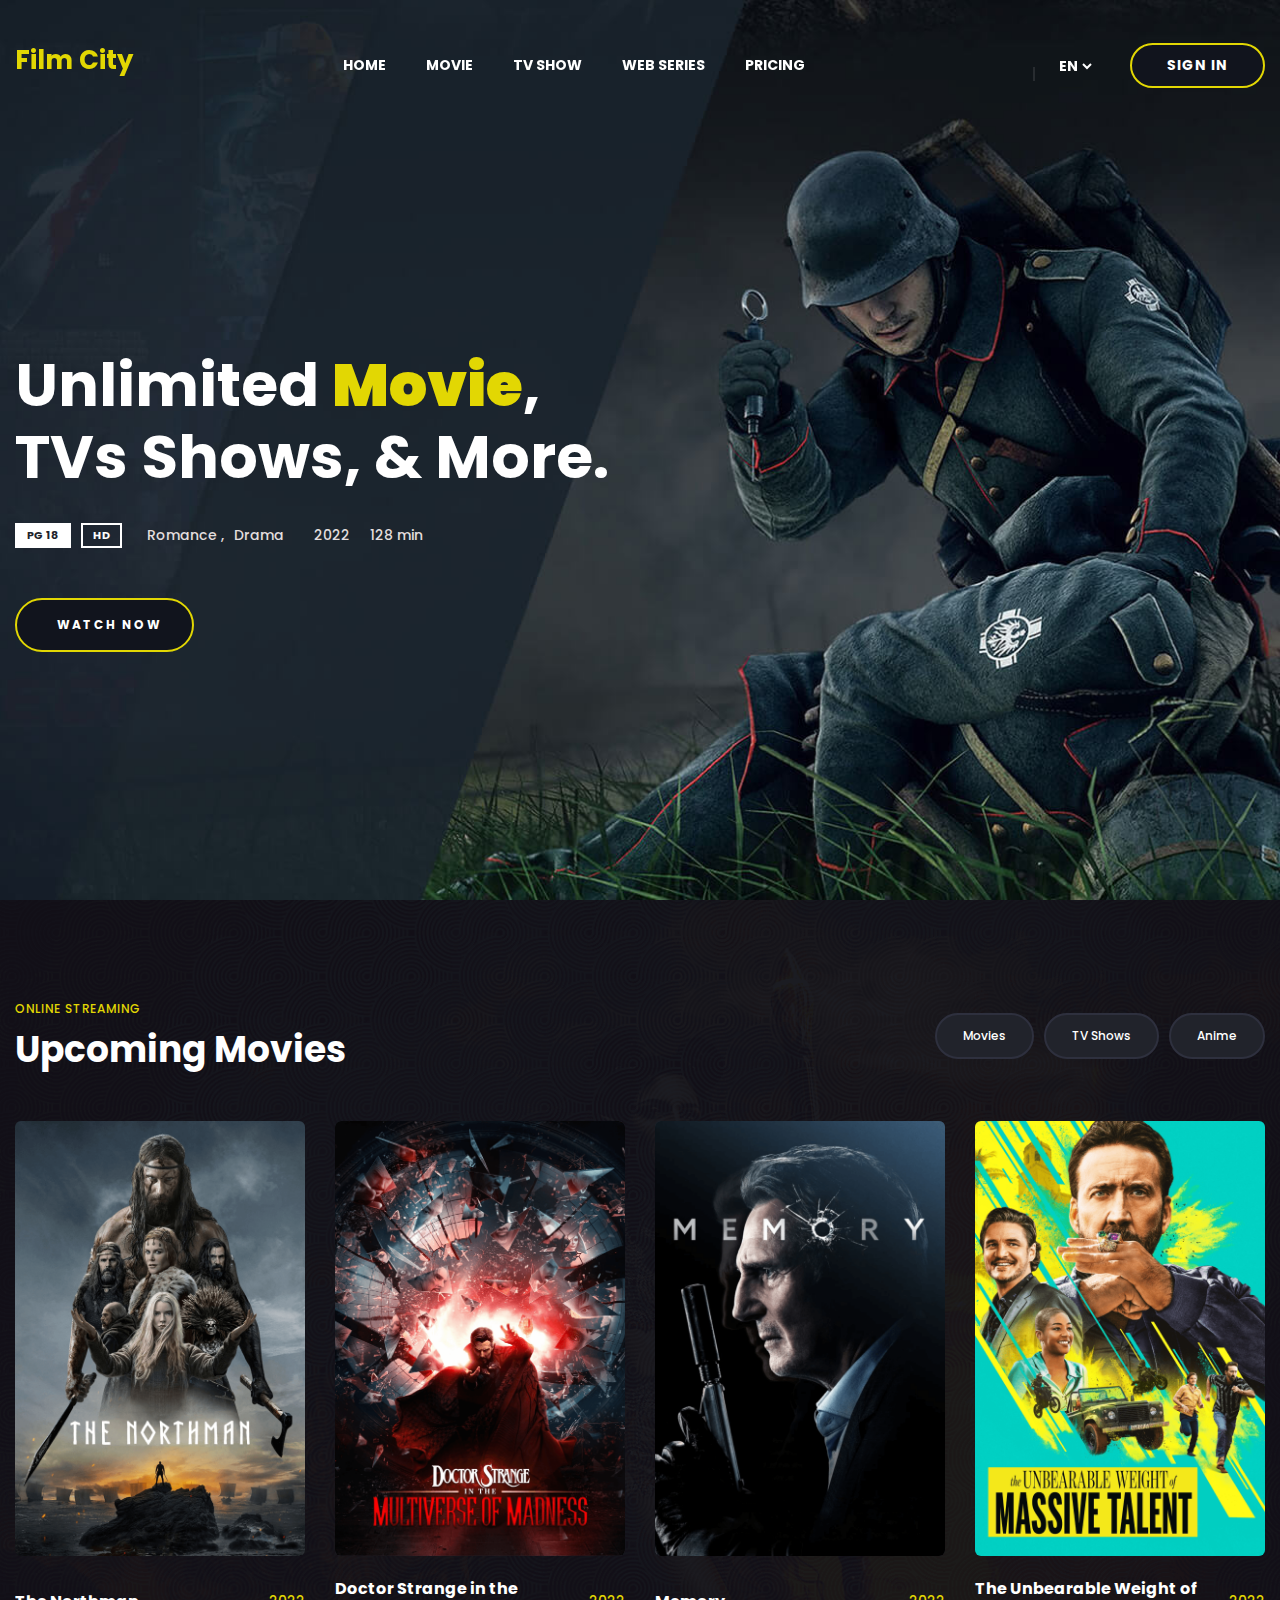
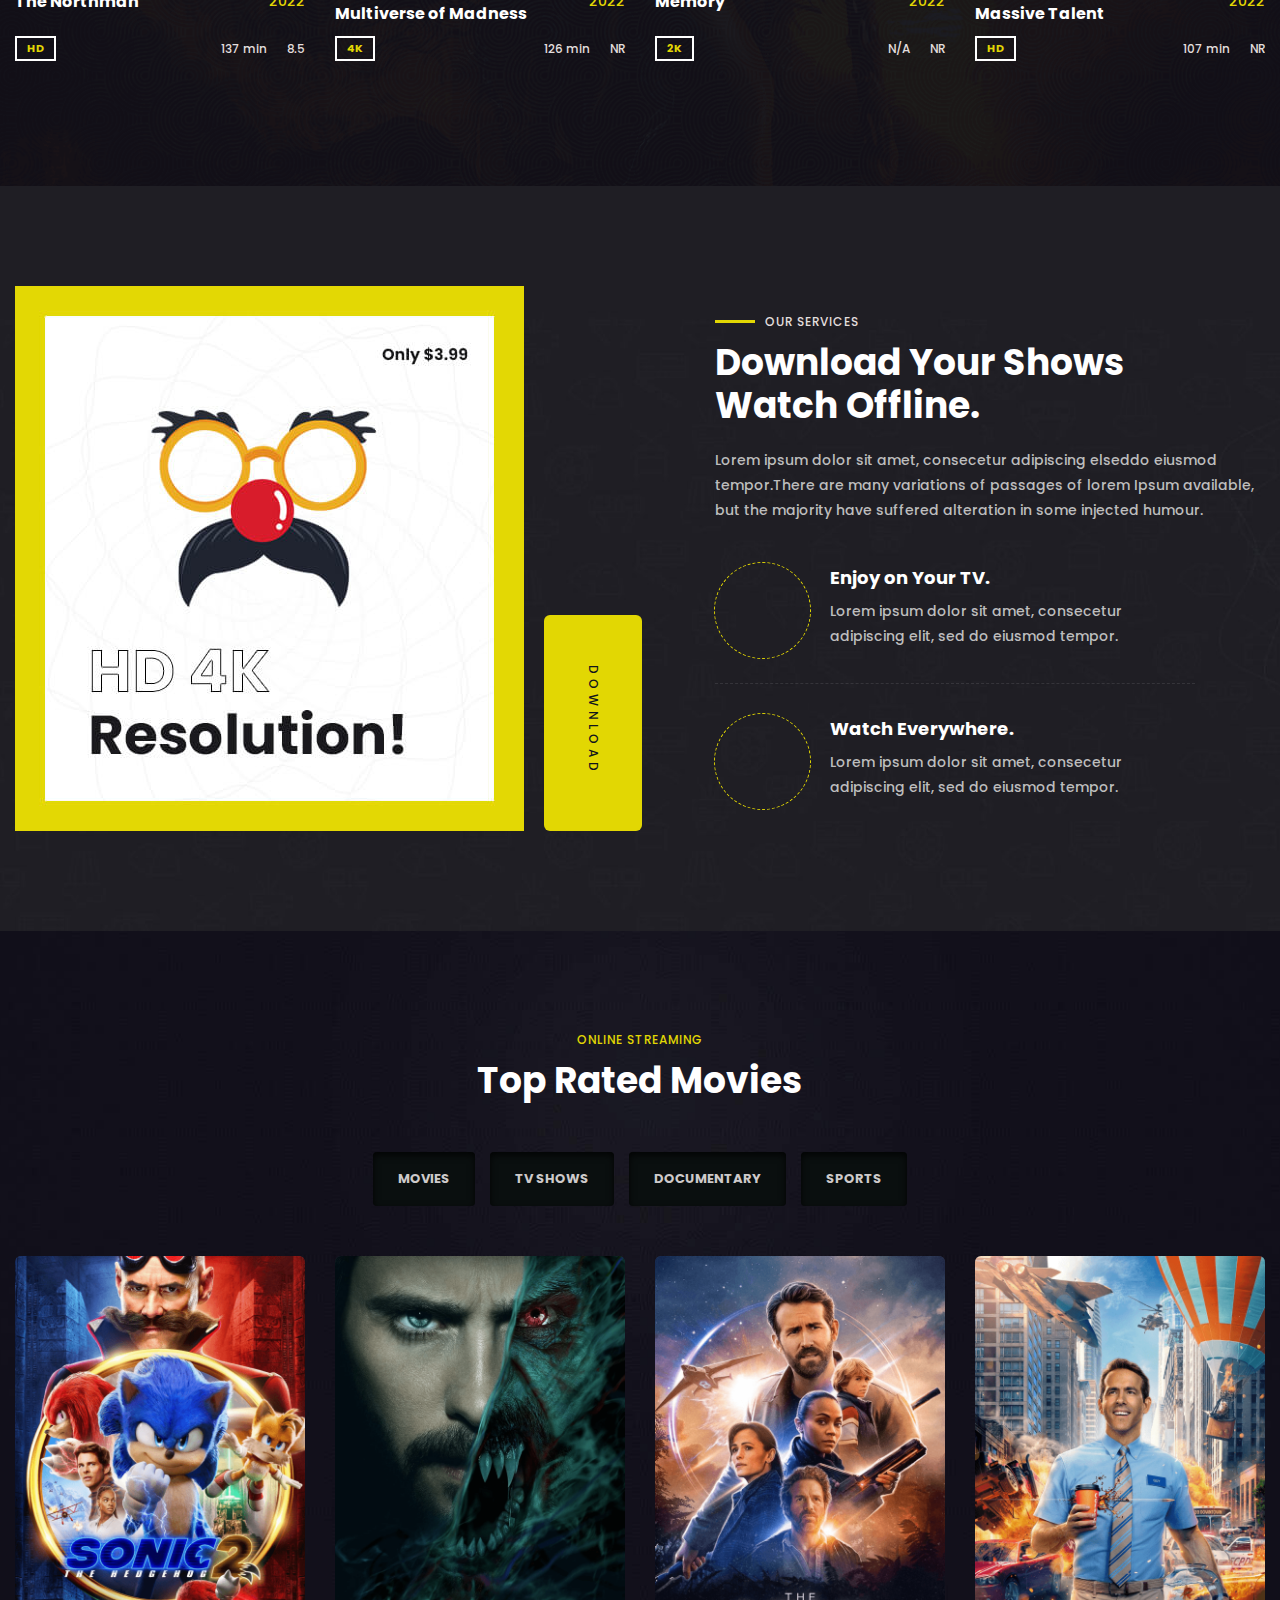
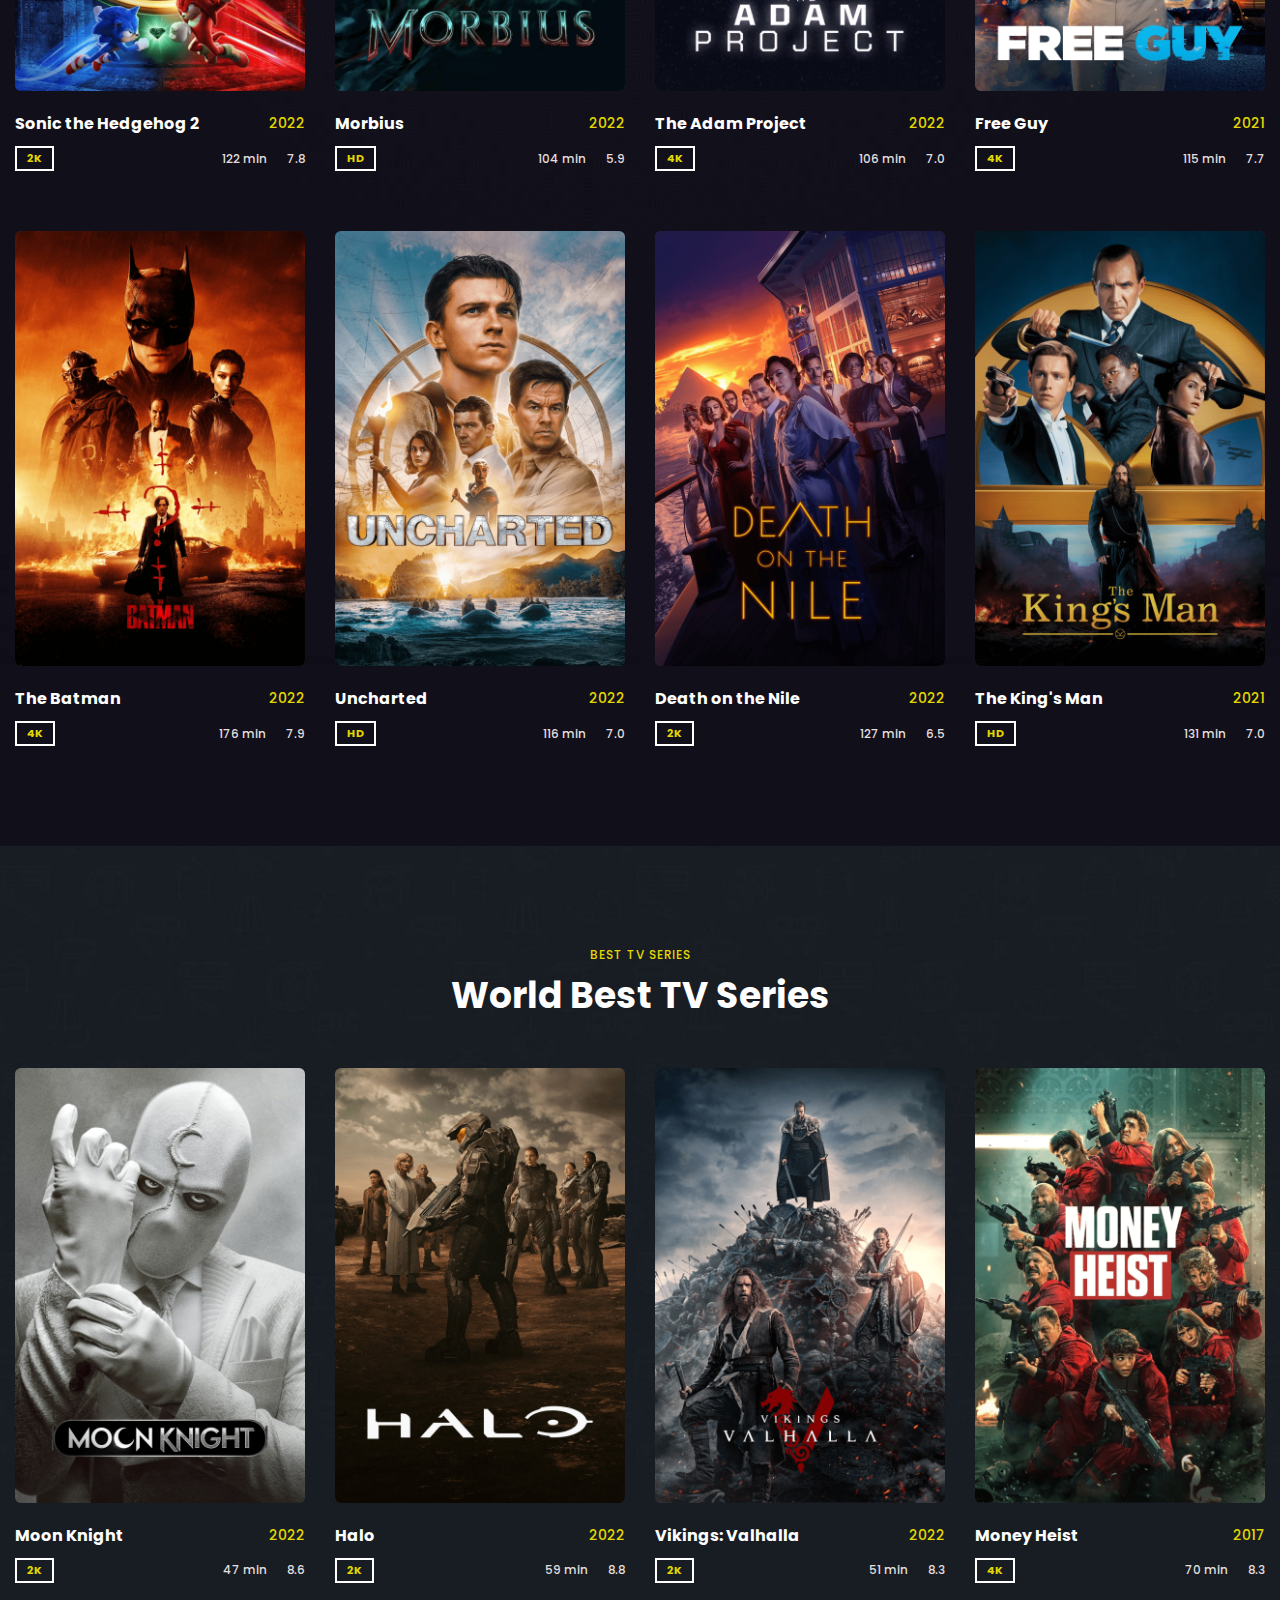
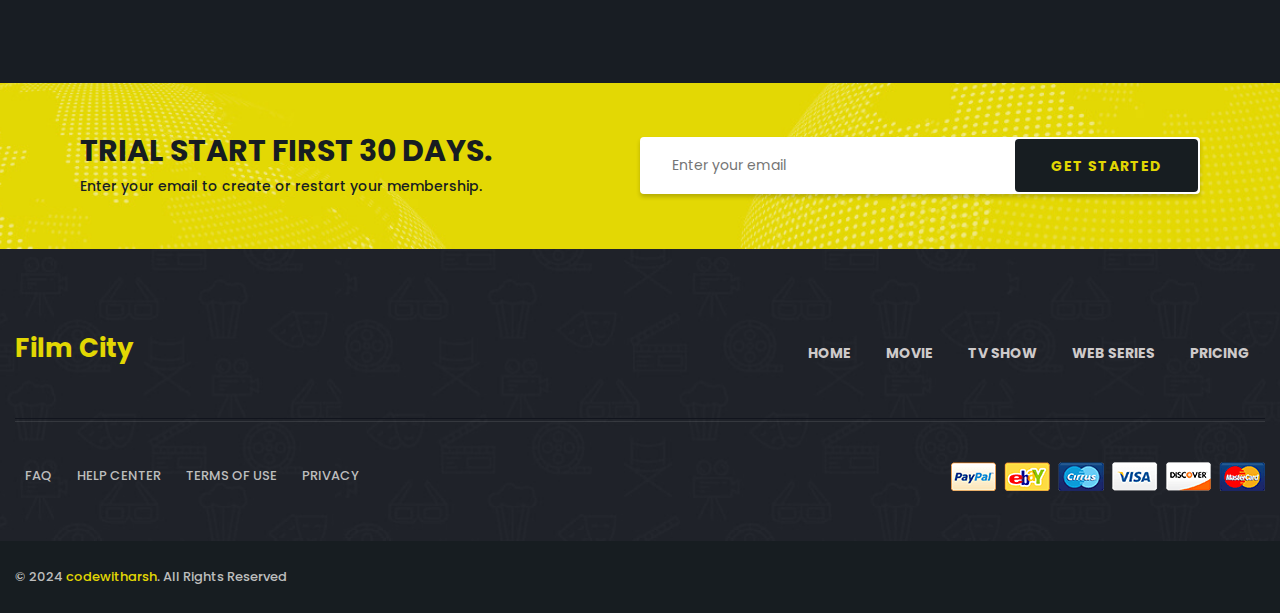
<file: index.html>
<!DOCTYPE html>
<html lang="en">

<head>
    <meta charset="UTF-8">
    <meta http-equiv="X-UA-Compatible" content="IE=edge">
    <meta name="viewport" content="width=device-width, initial-scale=1.0">
    <title>Filmcity - Best movie collections</title>

    <link rel="stylesheet" href="./assets/css/style.css">

    <link rel="preconnect" href="https://fonts.googleapis.com">
    <link rel="preconnect" href="https://fonts.gstatic.com" crossorigin>
    <link href="https://fonts.googleapis.com/css2?family=Poppins:wght@400;500;600;700&display=swap" rel="stylesheet">
</head>

<body id="top">
    <header class="header">
        <div class="container">
            <p class="hero-subtitle">Film City</p>

            <div class="header-actions">
                <button class="search-btn">
                    <ion-icon name="search-outline"></ion-icon>
                </button>
                <div class="lang-wrapper">
                    <label for="language">
                        <ion-icon name="globe-outline"></ion-icon>
                    </label>
                    <select name="language" id="language">
                        <option value="en">EN</option>
                        <option value="au">AU</option>
                        <option value="ar">AR</option>
                        <option value="tu">TU</option>
                    </select>
                </div>

                <button class="btn btn-primary">Sign in</button>
            </div>

            <nav class="navbar" data-navbar>
                <ul class="navbar-list">
                    <li>
                        <a href="#home" class="navbar-link">Home</a>
                    </li>

                    <li>
                        <a href="#movie" class="navbar-link">Movie</a>
                    </li>

                    <li>
                        <a href="#tvseries" class="navbar-link">Tv Show</a>
                    </li>

                    <li>
                        <a href="#movie" class="navbar-link">Web Series</a>
                    </li>

                    <li>
                        <a href="#home" class="navbar-link">Pricing</a>
                    </li>
                </ul>
            </nav>
        </div>
    </header>

    <main>
        <article>
            <section class="hero" id="home">
                <div class="container">
                    <div class="hero-content">
                        <h1 class="h1 hero-title">
                            Unlimited <strong>Movie</strong>, TVs Shows, & More.
                        </h1>

                        <div class="meta-wrapper">
                            <div class="badge-wrapper">
                                <div class="badge badge-fill">PG 18</div>

                                <div class="badge badge-outline">HD</div>
                            </div>

                            <div class="ganre-wrapper">
                                <a href="#">Romance ,</a>

                                <a href="#">Drama</a>
                            </div>

                            <div class="date-time">
                                <div>
                                    <ion-icon name="calendar-outline"></ion-icon>

                                    <time datetime="2022">2022</time>
                                </div>

                                <div>
                                    <ion-icon name="time-outline"></ion-icon>

                                    <time datetime="PT128M">128 min</time>
                                </div>
                            </div>
                        </div>

                        <button class="btn btn-primary">
                            <ion-icon name="play"></ion-icon>

                            <span>Watch now</span>
                        </button>
                    </div>
                </div>
            </section>

            <section class="upcoming">
                <div class="container">
                    <div class="flex-wrapper">
                        <div class="title-wrapper">
                            <p class="section-subtitle">Online Streaming</p>

                            <h2 class="h2 section-title">Upcoming Movies</h2>
                        </div>

                        <ul class="filter-list">
                            <li>
                                <button class="filter-btn">Movies</button>
                            </li>

                            <li>
                                <button class="filter-btn">TV Shows</button>
                            </li>

                            <li>
                                <button class="filter-btn">Anime</button>
                            </li>
                        </ul>
                    </div>

                    <ul class="movies-list has-scrollbar">
                        <li>
                            <div class="movie-card">
                                <a href="./movie-details.html">
                                    <figure class="card-banner">
                                        <img src="./assets/images/upcoming-1.png" alt="The Northman movie poster" />
                                    </figure>
                                </a>

                                <div class="title-wrapper">
                                    <a href="./movie-details.html">
                                        <h3 class="card-title">The Northman</h3>
                                    </a>

                                    <time datetime="2022">2022</time>
                                </div>

                                <div class="card-meta">
                                    <div class="badge badge-outline">HD</div>

                                    <div class="duration">
                                        <ion-icon name="time-outline"></ion-icon>

                                        <time datetime="PT137M">137 min</time>
                                    </div>

                                    <div class="rating">
                                        <ion-icon name="star"></ion-icon>

                                        <data>8.5</data>
                                    </div>
                                </div>
                            </div>
                        </li>

                        <li>
                            <div class="movie-card">
                                <a href="./movie-details.html">
                                    <figure class="card-banner">
                                        <img src="./assets/images/upcoming-2.png"
                                            alt="Doctor Strange in the Multiverse of Madness movie poster" />
                                    </figure>
                                </a>

                                <div class="title-wrapper">
                                    <a href="./movie-details.html">
                                        <h3 class="card-title">
                                            Doctor Strange in the Multiverse of Madness
                                        </h3>
                                    </a>

                                    <time datetime="2022">2022</time>
                                </div>

                                <div class="card-meta">
                                    <div class="badge badge-outline">4K</div>

                                    <div class="duration">
                                        <ion-icon name="time-outline"></ion-icon>

                                        <time datetime="PT126M">126 min</time>
                                    </div>

                                    <div class="rating">
                                        <ion-icon name="star"></ion-icon>

                                        <data>NR</data>
                                    </div>
                                </div>
                            </div>
                        </li>

                        <li>
                            <div class="movie-card">
                                <a href="./movie-details.html">
                                    <figure class="card-banner">
                                        <img src="./assets/images/upcoming-3.png" alt="Memory movie poster" />
                                    </figure>
                                </a>

                                <div class="title-wrapper">
                                    <a href="./movie-details.html">
                                        <h3 class="card-title">Memory</h3>
                                    </a>

                                    <time datetime="2022">2022</time>
                                </div>

                                <div class="card-meta">
                                    <div class="badge badge-outline">2K</div>

                                    <div class="duration">
                                        <ion-icon name="time-outline"></ion-icon>

                                        <time datetime="">N/A</time>
                                    </div>

                                    <div class="rating">
                                        <ion-icon name="star"></ion-icon>

                                        <data>NR</data>
                                    </div>
                                </div>
                            </div>
                        </li>

                        <li>
                            <div class="movie-card">
                                <a href="./movie-details.html">
                                    <figure class="card-banner">
                                        <img src="./assets/images/upcoming-4.png"
                                            alt="The Unbearable Weight of Massive Talent movie poster" />
                                    </figure>
                                </a>

                                <div class="title-wrapper">
                                    <a href="./movie-details.html">
                                        <h3 class="card-title">
                                            The Unbearable Weight of Massive Talent
                                        </h3>
                                    </a>

                                    <time datetime="2022">2022</time>
                                </div>

                                <div class="card-meta">
                                    <div class="badge badge-outline">HD</div>

                                    <div class="duration">
                                        <ion-icon name="time-outline"></ion-icon>

                                        <time datetime="PT107M">107 min</time>
                                    </div>

                                    <div class="rating">
                                        <ion-icon name="star"></ion-icon>

                                        <data>NR</data>
                                    </div>
                                </div>
                            </div>
                        </li>
                    </ul>
                </div>
            </section>

            <section class="service">
                <div class="container">
                    <div class="service-banner">
                        <figure>
                            <img src="./assets/images/service-banner.jpg" alt="HD 4k resolution! only $3.99" />
                        </figure>

                        <a href="./assets/images/service-banner.jpg" download class="service-btn">
                            <span>Download</span>

                            <ion-icon name="download-outline"></ion-icon>
                        </a>
                    </div>

                    <div class="service-content">
                        <p class="service-subtitle">Our Services</p>

                        <h2 class="h2 service-title">
                            Download Your Shows Watch Offline.
                        </h2>

                        <p class="service-text">
                            Lorem ipsum dolor sit amet, consecetur adipiscing elseddo
                            eiusmod tempor.There are many variations of passages of lorem
                            Ipsum available, but the majority have suffered alteration in
                            some injected humour.
                        </p>

                        <ul class="service-list">
                            <li>
                                <div class="service-card">
                                    <div class="card-icon">
                                        <ion-icon name="tv"></ion-icon>
                                    </div>

                                    <div class="card-content">
                                        <h3 class="h3 card-title">Enjoy on Your TV.</h3>

                                        <p class="card-text">
                                            Lorem ipsum dolor sit amet, consecetur adipiscing elit,
                                            sed do eiusmod tempor.
                                        </p>
                                    </div>
                                </div>
                            </li>

                            <li>
                                <div class="service-card">
                                    <div class="card-icon">
                                        <ion-icon name="videocam"></ion-icon>
                                    </div>

                                    <div class="card-content">
                                        <h3 class="h3 card-title">Watch Everywhere.</h3>

                                        <p class="card-text">
                                            Lorem ipsum dolor sit amet, consecetur adipiscing elit,
                                            sed do eiusmod tempor.
                                        </p>
                                    </div>
                                </div>
                            </li>
                        </ul>
                    </div>
                </div>
            </section>

            <section class="top-rated" id="movie">
                <div class="container">
                    <p class="section-subtitle">Online Streaming</p>

                    <h2 class="h2 section-title">Top Rated Movies</h2>

                    <ul class="filter-list">
                        <li>
                            <button class="filter-btn">Movies</button>
                        </li>

                        <li>
                            <button class="filter-btn">TV Shows</button>
                        </li>

                        <li>
                            <button class="filter-btn">Documentary</button>
                        </li>

                        <li>
                            <button class="filter-btn">Sports</button>
                        </li>
                    </ul>

                    <ul class="movies-list">
                        <li>
                            <div class="movie-card">
                                <a href="./movie-details.html">
                                    <figure class="card-banner">
                                        <img src="./assets/images/movie-1.png"
                                            alt="Sonic the Hedgehog 2 movie poster" />
                                    </figure>
                                </a>

                                <div class="title-wrapper">
                                    <a href="./movie-details.html">
                                        <h3 class="card-title">Sonic the Hedgehog 2</h3>
                                    </a>

                                    <time datetime="2022">2022</time>
                                </div>

                                <div class="card-meta">
                                    <div class="badge badge-outline">2K</div>

                                    <div class="duration">
                                        <ion-icon name="time-outline"></ion-icon>

                                        <time datetime="PT122M">122 min</time>
                                    </div>

                                    <div class="rating">
                                        <ion-icon name="star"></ion-icon>

                                        <data>7.8</data>
                                    </div>
                                </div>
                            </div>
                        </li>

                        <li>
                            <div class="movie-card">
                                <a href="./movie-details.html">
                                    <figure class="card-banner">
                                        <img src="./assets/images/movie-2.png" alt="Morbius movie poster" />
                                    </figure>
                                </a>

                                <div class="title-wrapper">
                                    <a href="./movie-details.html">
                                        <h3 class="card-title">Morbius</h3>
                                    </a>

                                    <time datetime="2022">2022</time>
                                </div>

                                <div class="card-meta">
                                    <div class="badge badge-outline">HD</div>

                                    <div class="duration">
                                        <ion-icon name="time-outline"></ion-icon>

                                        <time datetime="PT104M">104 min</time>
                                    </div>

                                    <div class="rating">
                                        <ion-icon name="star"></ion-icon>

                                        <data>5.9</data>
                                    </div>
                                </div>
                            </div>
                        </li>

                        <li>
                            <div class="movie-card">
                                <a href="./movie-details.html">
                                    <figure class="card-banner">
                                        <img src="./assets/images/movie-3.png" alt="The Adam Project movie poster" />
                                    </figure>
                                </a>

                                <div class="title-wrapper">
                                    <a href="./movie-details.html">
                                        <h3 class="card-title">The Adam Project</h3>
                                    </a>

                                    <time datetime="2022">2022</time>
                                </div>

                                <div class="card-meta">
                                    <div class="badge badge-outline">4K</div>

                                    <div class="duration">
                                        <ion-icon name="time-outline"></ion-icon>

                                        <time datetime="PT106M">106 min</time>
                                    </div>

                                    <div class="rating">
                                        <ion-icon name="star"></ion-icon>

                                        <data>7.0</data>
                                    </div>
                                </div>
                            </div>
                        </li>

                        <li>
                            <div class="movie-card">
                                <a href="./movie-details.html">
                                    <figure class="card-banner">
                                        <img src="./assets/images/movie-4.png" alt="Free Guy movie poster" />
                                    </figure>
                                </a>

                                <div class="title-wrapper">
                                    <a href="./movie-details.html">
                                        <h3 class="card-title">Free Guy</h3>
                                    </a>

                                    <time datetime="2021">2021</time>
                                </div>

                                <div class="card-meta">
                                    <div class="badge badge-outline">4K</div>

                                    <div class="duration">
                                        <ion-icon name="time-outline"></ion-icon>

                                        <time datetime="PT115M">115 min</time>
                                    </div>

                                    <div class="rating">
                                        <ion-icon name="star"></ion-icon>

                                        <data>7.7</data>
                                    </div>
                                </div>
                            </div>
                        </li>

                        <li>
                            <div class="movie-card">
                                <a href="./movie-details.html">
                                    <figure class="card-banner">
                                        <img src="./assets/images/movie-5.png" alt="The Batman movie poster" />
                                    </figure>
                                </a>

                                <div class="title-wrapper">
                                    <a href="./movie-details.html">
                                        <h3 class="card-title">The Batman</h3>
                                    </a>

                                    <time datetime="2022">2022</time>
                                </div>

                                <div class="card-meta">
                                    <div class="badge badge-outline">4K</div>

                                    <div class="duration">
                                        <ion-icon name="time-outline"></ion-icon>

                                        <time datetime="PT176M">176 min</time>
                                    </div>

                                    <div class="rating">
                                        <ion-icon name="star"></ion-icon>

                                        <data>7.9</data>
                                    </div>
                                </div>
                            </div>
                        </li>

                        <li>
                            <div class="movie-card">
                                <a href="./movie-details.html">
                                    <figure class="card-banner">
                                        <img src="./assets/images/movie-6.png" alt="Uncharted movie poster" />
                                    </figure>
                                </a>

                                <div class="title-wrapper">
                                    <a href="./movie-details.html">
                                        <h3 class="card-title">Uncharted</h3>
                                    </a>

                                    <time datetime="2022">2022</time>
                                </div>

                                <div class="card-meta">
                                    <div class="badge badge-outline">HD</div>

                                    <div class="duration">
                                        <ion-icon name="time-outline"></ion-icon>

                                        <time datetime="PT116M">116 min</time>
                                    </div>

                                    <div class="rating">
                                        <ion-icon name="star"></ion-icon>

                                        <data>7.0</data>
                                    </div>
                                </div>
                            </div>
                        </li>

                        <li>
                            <div class="movie-card">
                                <a href="./movie-details.html">
                                    <figure class="card-banner">
                                        <img src="./assets/images/movie-7.png" alt="Death on the Nile movie poster" />
                                    </figure>
                                </a>

                                <div class="title-wrapper">
                                    <a href="./movie-details.html">
                                        <h3 class="card-title">Death on the Nile</h3>
                                    </a>

                                    <time datetime="2022">2022</time>
                                </div>

                                <div class="card-meta">
                                    <div class="badge badge-outline">2K</div>

                                    <div class="duration">
                                        <ion-icon name="time-outline"></ion-icon>

                                        <time datetime="PT127M">127 min</time>
                                    </div>

                                    <div class="rating">
                                        <ion-icon name="star"></ion-icon>

                                        <data>6.5</data>
                                    </div>
                                </div>
                            </div>
                        </li>

                        <li>
                            <div class="movie-card">
                                <a href="./movie-details.html">
                                    <figure class="card-banner">
                                        <img src="./assets/images/movie-8.png" alt="The King's Man movie poster" />
                                    </figure>
                                </a>

                                <div class="title-wrapper">
                                    <a href="./movie-details.html">
                                        <h3 class="card-title">The King's Man</h3>
                                    </a>

                                    <time datetime="2021">2021</time>
                                </div>

                                <div class="card-meta">
                                    <div class="badge badge-outline">HD</div>

                                    <div class="duration">
                                        <ion-icon name="time-outline"></ion-icon>

                                        <time datetime="PT131M">131 min</time>
                                    </div>

                                    <div class="rating">
                                        <ion-icon name="star"></ion-icon>

                                        <data>7.0</data>
                                    </div>
                                </div>
                            </div>
                        </li>
                    </ul>
                </div>
            </section>

            <section class="tv-series" id="tvseries">
                <div class="container">
                    <p class="section-subtitle">Best TV Series</p>

                    <h2 class="h2 section-title">World Best TV Series</h2>

                    <ul class="movies-list">
                        <li>
                            <div class="movie-card">
                                <a href="./movie-details.html">
                                    <figure class="card-banner">
                                        <img src="./assets/images/series-1.png" alt="Moon Knight movie poster" />
                                    </figure>
                                </a>

                                <div class="title-wrapper">
                                    <a href="./movie-details.html">
                                        <h3 class="card-title">Moon Knight</h3>
                                    </a>

                                    <time datetime="2022">2022</time>
                                </div>

                                <div class="card-meta">
                                    <div class="badge badge-outline">2K</div>

                                    <div class="duration">
                                        <ion-icon name="time-outline"></ion-icon>

                                        <time datetime="PT47M">47 min</time>
                                    </div>

                                    <div class="rating">
                                        <ion-icon name="star"></ion-icon>

                                        <data>8.6</data>
                                    </div>
                                </div>
                            </div>
                        </li>

                        <li>
                            <div class="movie-card">
                                <a href="./movie-details.html">
                                    <figure class="card-banner">
                                        <img src="./assets/images/series-2.png" alt="Halo movie poster" />
                                    </figure>
                                </a>

                                <div class="title-wrapper">
                                    <a href="./movie-details.html">
                                        <h3 class="card-title">Halo</h3>
                                    </a>

                                    <time datetime="2022">2022</time>
                                </div>

                                <div class="card-meta">
                                    <div class="badge badge-outline">2K</div>

                                    <div class="duration">
                                        <ion-icon name="time-outline"></ion-icon>

                                        <time datetime="PT59M">59 min</time>
                                    </div>

                                    <div class="rating">
                                        <ion-icon name="star"></ion-icon>

                                        <data>8.8</data>
                                    </div>
                                </div>
                            </div>
                        </li>

                        <li>
                            <div class="movie-card">
                                <a href="./movie-details.html">
                                    <figure class="card-banner">
                                        <img src="./assets/images/series-3.png" alt="Vikings: Valhalla movie poster" />
                                    </figure>
                                </a>

                                <div class="title-wrapper">
                                    <a href="./movie-details.html">
                                        <h3 class="card-title">Vikings: Valhalla</h3>
                                    </a>

                                    <time datetime="2022">2022</time>
                                </div>

                                <div class="card-meta">
                                    <div class="badge badge-outline">2K</div>

                                    <div class="duration">
                                        <ion-icon name="time-outline"></ion-icon>

                                        <time datetime="PT51M">51 min</time>
                                    </div>

                                    <div class="rating">
                                        <ion-icon name="star"></ion-icon>

                                        <data>8.3</data>
                                    </div>
                                </div>
                            </div>
                        </li>

                        <li>
                            <div class="movie-card">
                                <a href="./movie-details.html">
                                    <figure class="card-banner">
                                        <img src="./assets/images/series-4.png" alt="Money Heist movie poster" />
                                    </figure>
                                </a>

                                <div class="title-wrapper">
                                    <a href="./movie-details.html">
                                        <h3 class="card-title">Money Heist</h3>
                                    </a>

                                    <time datetime="2017">2017</time>
                                </div>

                                <div class="card-meta">
                                    <div class="badge badge-outline">4K</div>

                                    <div class="duration">
                                        <ion-icon name="time-outline"></ion-icon>

                                        <time datetime="PT70M">70 min</time>
                                    </div>

                                    <div class="rating">
                                        <ion-icon name="star"></ion-icon>

                                        <data>8.3</data>
                                    </div>
                                </div>
                            </div>
                        </li>
                    </ul>
                </div>
            </section>

            <section class="cta">
                <div class="container">
                    <div class="title-wrapper">
                        <h2 class="cta-title">Trial start first 30 days.</h2>

                        <p class="cta-text">
                            Enter your email to create or restart your membership.
                        </p>
                    </div>

                    <form action="" class="cta-form">
                        <input type="email" name="email" required placeholder="Enter your email" class="email-field" />

                        <button type="submit" class="cta-form-btn">Get started</button>
                    </form>
                </div>
            </section>
        </article>
    </main>

    <footer class="footer">
        <div class="footer-top">
            <div class="container">
                <div class="footer-brand-wrapper">
                    <p class="hero-subtitle">Film City</p>

                    <ul class="footer-list">
                        <li>
                            <a href="./index.html" class="footer-link">Home</a>
                        </li>

                        <li>
                            <a href="#" class="footer-link">Movie</a>
                        </li>

                        <li>
                            <a href="#" class="footer-link">TV Show</a>
                        </li>

                        <li>
                            <a href="#" class="footer-link">Web Series</a>
                        </li>

                        <li>
                            <a href="#" class="footer-link">Pricing</a>
                        </li>
                    </ul>
                </div>

                <div class="divider"></div>

                <div class="quicklink-wrapper">
                    <ul class="quicklink-list">
                        <li>
                            <a href="#" class="quicklink-link">Faq</a>
                        </li>

                        <li>
                            <a href="#" class="quicklink-link">Help center</a>
                        </li>

                        <li>
                            <a href="#" class="quicklink-link">Terms of use</a>
                        </li>

                        <li>
                            <a href="#" class="quicklink-link">Privacy</a>
                        </li>
                    </ul>

                    <ul class="social-list">
                        <li>
                            <img src="./assets/images/footer-bottom-img.png" alt="Online banking companies logo"
                                class="footer-bottom-img" />
                        </li>
                    </ul>
                </div>
            </div>
        </div>

        <div class="footer-bottom">
            <div class="container">
                <p class="copyright">
                    &copy; 2024 <a href="#">codewitharsh</a>. All Rights Reserved
                </p>
            </div>
        </div>
    </footer>

    <a href="#top" class="go-top" data-go-top>
        <ion-icon name="chevron-up"></ion-icon>
    </a>
</body>

</html>
</file>
<file: assets/css/style.css>
:root {

 

    --rich-black-fogra-29: hsl(225, 25%, 9%);
    --rich-black-fogra-39: hsl(170, 21%, 5%);
    --raisin-black: hsl(228, 13%, 15%);
    --eerie-black: hsl(207, 19%, 11%);
    --light-gray: hsl(0, 3%, 80%);
    --gunmetal-1: hsl(229, 15%, 21%);
    --gunmetal-2: hsl(216, 22%, 18%);
    --gainsboro: hsl(0, 7%, 88%);
    --citrine: hsl(57, 97%, 45%);
    --xiketic: hsl(253, 21%, 13%);
    --gray-x: hsl(0, 0%, 74%);
    --white: hsl(0, 100%, 100%);
    --black: hsl(0, 0%, 0%);
    --jet: hsl(0, 0%, 20%);
  
    --ff-poppins: 'Poppins', sans-serif;
  
    --fs-1: 36px;
    --fs-2: 32px;
    --fs-3: 30px;
    --fs-4: 24px;
    --fs-5: 20px;
    --fs-6: 18px;
    --fs-7: 16px;
    --fs-8: 15px;
    --fs-9: 14px;
    --fs-10: 13px;
    --fs-11: 12px;
    --fs-12: 11px;
  
    --fw-500: 500;
    --fw-700: 700;
  
    
  
    --transition-1: 0.15s ease;
    --transition-2: 0.25s ease-in;
  
    
  
    --section-padding: 100px;
  
  }
  
  
  
  
  
  
  
  *, *::before, *::after {
    margin: 0;
    padding: 0;
    box-sizing: border-box;
  }
  
  li { list-style: none; }
  
  a { text-decoration: none; }
  
  a,
  img,
  span,
  input,
  button,
  ion-icon { display: block; }
  
  input {
    font: inherit;
    width: 100%;
    border: none;
  }
  
  select,
  button {
    font: inherit;
    background: none;
    border: none;
    cursor: pointer;
  }
  
  html {
    font-family: var(--ff-poppins);
    scroll-behavior: smooth;
  }
  
  body { background: var(--eerie-black); }
  
  body.active { overflow: hidden; }
  
  
  
  
  
  .container { padding-inline: 15px; }
  
  
  
  .h1,
  .h2,
  .h3 {
    color: var(--white);
    line-height: 1.2;
  }
  
  .h1 { font-size: var(--fs-1); }
  
  .h2 { font-size: var(--fs-2); }
  
  .h3 { font-size: var(--fs-6); }
  
  .section-subtitle {
    color: var(--citrine);
    font-size: var(--fs-11);
    font-weight: var(--fw-500);
    text-transform: uppercase;
    letter-spacing: 1px;
    margin-bottom: 10px;
    text-align: center;
  }
  
  .section-title { text-align: center; }
  
  
  .badge {
    color: var(--white);
    font-size: var(--fs-12);
    font-weight: var(--fw-700);
    border: 2px solid transparent;
    padding: 2px 10px;
  }
  
  .badge-fill {
    background: var(--white);
    color: var(--raisin-black);
  }
  
  .badge-outline { border-color: var(--white); }
  
  
  
  .meta-wrapper {
    display: flex;
    flex-wrap: wrap;
    justify-content: flex-start;
    align-items: center;
    gap: 15px 25px;
    margin-bottom: 50px;
  }
  
  .badge-wrapper,
  .ganre-wrapper,
  .date-time {
    display: flex;
    flex-wrap: wrap;
    align-items: center;
    gap: 5px 10px;
  }
  
  .ganre-wrapper > a {
    color: var(--gainsboro);
    font-size: var(--fs-9);
    font-weight: var(--fw-500);
    transition: var(--transition-1);
  }
  
  .ganre-wrapper > a:is(:hover, :focus) { color: var(--citrine); }
  
  .date-time { gap: 15px; }
  
  .date-time > div {
    display: flex;
    align-items: center;
    gap: 5px;
    color: var(--gainsboro);
    font-size: var(--fs-9);
    font-weight: var(--fw-500);
  }
  
  .date-time ion-icon {
    --ionicon-stroke-width: 50px;
    color: var(--citrine);
  }
  
  
  
  .btn {
    color: var(--white);
    font-size: var(--fs-11);
    font-weight: var(--fw-700);
    text-transform: uppercase;
    letter-spacing: 2px;
    display: flex;
    align-items: center;
    gap: 10px;
    padding: 16px 30px;
    border: 2px solid var(--citrine);
    border-radius: 50px;
    transition: var(--transition-1);
  }
  
  .btn > ion-icon { font-size: 18px; }
  
  .btn-primary { background: var(--rich-black-fogra-29); }
  
  .btn-primary:is(:hover, :focus) {
    background: var(--citrine);
    color: var(--xiketic);
  }
  
  
  
  .movies-list {
    display: grid;
    gap: 50px;
  }
  
  .movie-card {
    height: 100%;
    display: flex;
    flex-direction: column;
    justify-content: space-between;
  }
  
  .movie-card .card-banner {
    position: relative;
    background: var(--gunmetal-1);
    aspect-ratio: 2 / 3;
    border-radius: 6px;
    overflow: hidden;
    margin-bottom: 20px;
    transition: var(--transition-1);
  }
  
  .movie-card .card-banner::after {
    content: "";
    position: absolute;
    inset: 0;
    transition: var(--transition-1);
  }
  
  .movie-card .card-banner:hover { box-shadow: 0 1px 2px hsla(0, 0%, 0%, 0.5); }
  
  .movie-card .card-banner:hover::after { background: hsla(0, 0%, 100%, 0.05); }
  
  .movie-card .card-banner img {
    width: 100%;
    height: 100%;
    object-fit: cover;
  }
  
  .movie-card .title-wrapper {
    display: flex;
    justify-content: space-between;
    align-items: center;
    gap: 20px;
    margin-bottom: 10px;
  }
  
  .movie-card .card-title {
    color: var(--white);
    font-size: var(--fs-7);
    transition: var(--transition-1);
  }
  
  .movie-card .card-title:is(:hover, :focus) { color: var(--citrine); }
  
  .movie-card .title-wrapper time {
    color: var(--citrine);
    font-size: var(--fs-9);
    font-weight: var(--fw-500);
  }
  
  .movie-card .card-meta {
    display: flex;
    justify-content: flex-start;
    align-items: center;
    gap: 15px;
  }
  
  .movie-card .badge { color: var(--citrine); }
  
  .movie-card .duration { margin-left: auto; }
  
  .movie-card :is(.duration, .rating) {
    display: flex;
    align-items: center;
    gap: 5px;
    color: var(--gainsboro);
    font-size: var(--fs-11);
    font-weight: var(--fw-500);
  }
  
  .movie-card :is(.duration, .rating) ion-icon {
    font-size: 13px;
    --ionicon-stroke-width: 50px;
    color: var(--citrine);
  }
  
  
  .movies-list.has-scrollbar {
    display: flex;
    justify-content: flex-start;
    gap: 30px;
    overflow-x: auto;
    scroll-snap-type: inline mandatory;
    padding-bottom: 25px;
  }
  
  .has-scrollbar::-webkit-scrollbar { height: 8px; }
  
  .has-scrollbar::-webkit-scrollbar-track {
    background: transparent;
    box-shadow: 0 0 0 2px var(--citrine);
    border-radius: 10px;
  }
  
  .has-scrollbar::-webkit-scrollbar-thumb {
    background: var(--gainsboro);
    border-radius: 10px;
    box-shadow: inset 0 1px 0 var(--black),
                inset 0 -1px 0 var(--black);
  }
  
 
  .header {
    position: fixed;
    top: 0;
    left: 0;
    width: 100%;
    padding-block: 25px;
    transition: var(--transition-2);
    z-index: 4;
  }
  
  .header.active {
    background: var(--eerie-black);
    padding-block: 20px;
  }
  
  .header .container {
    display: flex;
    justify-content: space-between;
    align-items: center;
  }
  
  .header-actions { display: none; }
  
  .menu-open-btn {
    color: var(--white);
    font-size: 40px;
  }
  
  .navbar {
    position: fixed;
    top: 0;
    right: -300px;
    background: var(--eerie-black);
    width: 100%;
    max-width: 300px;
    height: 100%;
    box-shadow: -1px 0 3px hsl(0, 0%, 0%, 0.2);
    transition: 0.15s ease-in;
    visibility: hidden;
    z-index: 3;
  }
  
  .navbar.active {
    right: 0;
    visibility: visible;
    transition: 0.25s ease-out;
  }
  
  .navbar-top {
    padding: 30px 25px;
    display: flex;
    justify-content: space-between;
    align-items: center;
  }
  
  .menu-close-btn {
    color: var(--white);
    font-size: 25px;
    padding: 5px;
  }
  
  .menu-close-btn ion-icon { --ionicon-stroke-width: 80px; }
  
  .navbar-list {
    border-top: 1px solid hsla(0, 0%, 100%, 0.1);
    margin-bottom: 30px;
  }
  
  .navbar-link {
    color: var(--white);
    font-size: var(--fs-8);
    font-weight: var(--fw-500);
    padding: 10px 25px;
    border-bottom: 1px solid hsla(0, 0%, 100%, 0.1);
    transition: var(--transition-1);
  }
  
  .navbar-link:is(:hover, :focus) { color: var(--citrine); }
  
  .navbar-social-list {
    display: flex;
    justify-content: center;
    align-items: center;
    gap: 20px;
  }
  
  .navbar-social-link {
    font-size: 20px;
    color: var(--white);
    transition: var(--transition-1);
  }
  
  .navbar-social-link:is(:hover, :focus) { color: var(--citrine); }
  
  .overlay {
    position: fixed;
    inset: 0;
    background: hsla(204, 18%, 11%, 0.8);
    opacity: 0;
    pointer-events: none;
    z-index: 1;
    transition: var(--transition-2);
  }
  
  .overlay.active {
    opacity: 1;
    pointer-events: all;
  }
  
  
  
  
  
  
  .hero {
    background: url("../images/hero-bg.jpg") no-repeat;
    background-size: cover;
    background-position: center;
    min-height: 750px;
    height: 100vh;
    max-height: 1000px;
    display: flex;
    justify-content: flex-start;
    align-items: center;
    padding-block: var(--section-padding);
  }
  
  .hero-content { margin-top: 60px; }
  
  .hero-subtitle {
    color: var(--citrine);
    font-size: var(--fs-4);
    font-weight: var(--fw-700);
    margin-bottom: 10px;
  }
  
  .hero-title { margin-bottom: 30px; }
  
  .hero-title > strong { color: var(--citrine); }
  
  
  
  
  
  .upcoming {
    background: url("../images/upcoming-bg.png") no-repeat;
    background-size: cover;
    background-position: center;
    padding-block: var(--section-padding);
  }
  
  .upcoming .flex-wrapper { margin-bottom: 50px; }
  
  .upcoming .section-title { margin-bottom: 30px; }
  
  .filter-list {
    display: flex;
    flex-wrap: wrap;
    justify-content: center;
    align-items: center;
    gap: 10px;
  }
  
  .upcoming .filter-btn {
    color: var(--white);
    background: var(--raisin-black);
    font-size: var(--fs-11);
    font-weight: var(--fw-500);
    border: 2px solid var(--gunmetal-1);
    padding: 12px 26px;
    border-radius: 50px;
  }
  
  .upcoming .filter-btn:focus { border-color: var(--citrine); }
  
  .upcoming .movies-list > li {
    min-width: 100%;
    scroll-snap-align: start;
  }
  
  
  
  
  
  
  .service {
    background: url("../images/service-bg.jpg") no-repeat;
    background-size: cover;
    background-position: center;
    padding-block: var(--section-padding);
  }
  
  .service-banner {
    position: relative;
    margin-bottom: 50px;
    max-width: max-content;
  }
  
  .service-banner img { width: 100%; }
  
  .service-btn {
    position: absolute;
    bottom: 0;
    right: 86px;
    background: var(--citrine);
    color: var(--rich-black-fogra-29);
    font-size: var(--fs-11);
    text-transform: uppercase;
    font-weight: var(--fw-500);
    letter-spacing: 5px;
    display: flex;
    align-items: center;
    gap: 5px;
    transform: rotate(0.25turn);
    transform-origin: bottom right;
    padding: 28px 35px;
    border-radius: 6px;
  }
  
  .service-btn ion-icon {
    font-size: 30px;
    transform: rotate(-0.25turn);
  }
  
  .service-subtitle {
    position: relative;
    color: var(--gainsboro);
    font-size: var(--fs-11);
    font-weight: var(--fw-500);
    text-transform: uppercase;
    letter-spacing: 1px;
    padding-left: 50px;
    margin-bottom: 10px;
  }
  
  .service-subtitle::before {
    content: "";
    position: absolute;
    top: 7px;
    left: 0;
    width: 40px;
    height: 3px;
    background: var(--citrine);
  }
  
  .service-title { margin-bottom: 20px; }
  
  .service-text,
  .service-card .card-text {
    color: var(--gray-x);
    font-size: var(--fs-9);
    font-weight: var(--fw-500);
    line-height: 1.8;
  }
  
  .service-text { margin-bottom: 40px; }
  
  .service-list > li:first-child {
    padding-bottom: 20px;
    border-bottom: 1px dashed hsla(0, 0%, 100%, 0.1);
    margin-bottom: 30px;
  }
  
  .service-card .card-icon {
    color: var(--white);
    width: 85px;
    height: 85px;
    display: grid;
    place-items: center;
    font-size: 40px;
    border-radius: 50%;
    outline: 1px dashed var(--citrine);
    outline-offset: 5px;
    margin: 5px;
    margin-bottom: 20px;
    transition: var(--transition-2);
  }
  
  .service-card:hover .card-icon { background: var(--citrine); }
  
  .service-card .card-title { margin-bottom: 10px; }
  




  .top-rated {
    background: url("../images/top-rated-bg.jpg") no-repeat;
    background-size: cover;
    background-position: center;
    padding-block: var(--section-padding);
  }
  
  .top-rated .section-title { margin-bottom: 50px; }
  
  .top-rated .filter-list {
    gap: 15px;
    margin-bottom: 50px;
  }
  
  .top-rated .filter-btn {
    position: relative;
    background: var(--rich-black-fogra-39);
    color: var(--light-gray);
    font-size: var(--fs-10);
    font-weight: var(--fw-700);
    text-transform: uppercase;
    padding: 17px 25px;
    border-radius: 4px;
    box-shadow: inset 0 3px 7px hsla(0, 0%, 0%, 0.8);
  }
  
  .top-rated .filter-btn:focus {
    color: var(--citrine);
    text-shadow: 0 3px 25px hsla(57, 97%, 45%, 0.5);
  }
  
  .top-rated .filter-btn:focus::before,
  .top-rated .filter-btn:focus::after {
    content: "";
    position: absolute;
    top: 50%;
    transform: translateY(-50%);
    background: var(--citrine);
    width: 2px;
    height: 15px;
  }
  
  .top-rated .filter-btn:focus::before { left: 0; }
  
  .top-rated .filter-btn:focus::after { right: 0; }
  
  
  
  
  
  
  .tv-series {
    background: url("../images/tv-series-bg.jpg") no-repeat;
    background-size: cover;
    background-position: center;
    padding-block: var(--section-padding);
  }
  
  .tv-series .section-title { margin-bottom: 50px; }
  
  
  
  

  .cta {
    background: url("../images/cta-bg.jpg") no-repeat;
    background-size: cover;
    background-position: center;
    text-align: center;
    padding-block: 50px;
  }
  
  .cta .title-wrapper { margin-bottom: 25px; }
  
  .cta-title {
    color: var(--eerie-black);
    font-size: var(--fs-3);
    text-transform: uppercase;
    line-height: 1.2;
    margin-bottom: 5px;
  }
  
  .cta-text {
    color: var(--eerie-black);
    font-size: var(--fs-9);
    font-weight: var(--fw-500);
    line-height: 1.8;
  }
  
  .cta .email-field {
    color: var(--eerie-black);
    font-size: var(--fs-9);
    padding: 18px 32px;
    border-radius: 4px;
    box-shadow: 0 3px 4px hsla(0, 0%, 0%, 0.2);
    margin-bottom: 15px;
  }
  
  .cta-form-btn {
    background: var(--eerie-black);
    color: var(--citrine);
    font-size: var(--fs-9);
    font-weight: var(--fw-700);
    text-transform: uppercase;
    letter-spacing: 1px;
    border: 2px solid var(--eerie-black);
    padding: 15px 34px;
    border-radius: 4px;
    margin-inline: auto;
    transition: var(--transition-1);
  }
  
  .cta-form-btn:is(:hover, :focus) {
    background: var(--citrine);
    color: var(--eerie-black);
  }
  
  
  
  
  
  
  .footer-top {
    background: url("../images/footer-bg.jpg") no-repeat;
    background-size: cover;
    background-position: center;
    padding-block: 80px 50px;
  }
  
  .footer-brand-wrapper .logo {
    width: max-content;
    margin-inline: auto;
    margin-bottom: 60px;
  }
  
  .footer-list,
  .quicklink-list,
  .social-list {
    display: flex;
    flex-wrap: wrap;
    justify-content: center;
    align-items: center;
    gap: 5px;
  }
  
  .footer-link {
    color: var(--light-gray);
    font-size: var(--fs-9);
    font-weight: var(--fw-700);
    text-transform: uppercase;
    padding: 5px 15px;
    transition: var(--transition-1);
  }
  
  :is(.footer-link, .quicklink-link, .social-link):is(:hover, :focus) { color: var(--citrine); }
  
  .divider {
    height: 4px;
    margin-block: 40px;
    border-top: 1px solid var(--rich-black-fogra-29);
    border-bottom: 1px solid hsla(0, 0%, 100%, 0.1);
  }
  
  .quicklink-list { margin-bottom: 20px; }
  
  .quicklink-link {
    color: var(--gray-x);
    font-size: var(--fs-10);
    font-weight: var(--fw-500);
    text-transform: uppercase;
    padding: 2px 10px;
    transition: var(--transition-1);
  }
  
  .social-list { column-gap: 10px; }
  
  .social-link {
    background: var(--rich-black-fogra-29);
    color: var(--gray-x);
    font-size: 14px;
    width: 35px;
    height: 35px;
    display: grid;
    place-items: center;
    border-radius: 50%;
    box-shadow: inset 0 4px 8px hsla(0, 0%, 0%, 0.25);
    transition: var(--transition-1);
  }
  
  .footer-bottom { padding-block: 25px; }
  
  .copyright {
    color: var(--gray-x);
    font-size: var(--fs-10);
    font-weight: var(--fw-500);
    line-height: 1.7;
    text-align: center;
    margin-bottom: 15px;
  }
  
  .copyright > a {
    display: inline-block;
    color: var(--citrine);
  }
  
  .footer-bottom-img {
    max-width: max-content;
    width: 100%;
    margin-inline: auto;
  }
  
  
  
  
  
 
  .go-top {
    position: fixed;
    bottom: 20px;
    right: 20px;
    background: var(--citrine);
    color: var(--eerie-black);
    width: 50px;
    height: 50px;
    display: grid;
    place-items: center;
    border-radius: 50%;
    box-shadow: 0 1px 3px hsla(0, 0%, 0%, 0.5);
    opacity: 0;
    visibility: hidden;
    transition: var(--transition-2);
    z-index: 2;
  }
  
  .go-top.active {
    opacity: 1;
    visibility: visible;
  }
  
  
  
  
  
 
  
  .movie-detail {
    background: url("../images/movie-detail-bg.png") no-repeat;
    background-size: cover;
    background-position: center;
    padding-top: 160px;
    padding-bottom: var(--section-padding);
  }
  
  .movie-detail-banner {
    position: relative;
    background: var(--gunmetal-1);
    max-width: 300px;
    margin-inline: auto;
    border-radius: 6px;
    overflow: hidden;
    margin-bottom: 50px;
  }
  
  .movie-detail-banner img {
    width: 100%;
    height: 100%;
    object-fit: cover;
  }
  
  .play-btn {
    position: absolute;
    inset: 0;
    display: grid;
    place-items: center;
    font-size: 120px;
    color: var(--white);
    transition: var(--transition-1);
  }
  
  .play-btn:hover { background: hsla(0, 0%, 0%, 0.25); }
  
  .detail-subtitle {
    font-size: var(--fs-5);
    color: var(--citrine);
    font-weight: var(--fw-700);
    margin-bottom: 10px;
  }
  
  .detail-title { margin-bottom: 20px; }
  
  .detail-title strong { color: var(--citrine); }
  
  .movie-detail .meta-wrapper { margin-bottom: 30px; }
  
  .storyline {
    color: var(--gray-x);
    font-size: var(--fs-9);
    font-weight: var(--fw-500);
    line-height: 1.8;
    margin-bottom: 40px;
  }
  
  .details-actions {
    display: flex;
    justify-content: center;
    flex-wrap: wrap;
    gap: 20px 40px;
    max-width: 460px;
    background: var(--gunmetal-2);
    padding: 25px;
    border: 1px solid var(--jet);
    border-radius: 4px;
    margin-bottom: 30px;
  }
  
  .details-actions .share ion-icon {
    font-size: 25px;
    color: var(--white);
    margin-inline: auto;
  }
  
  .details-actions .share span {
    color: var(--gainsboro);
    font-size: var(--fs-11);
    transition: var(--transition-1);
  }
  
  .details-actions .share:is(:hover, :focus) span { color: var(--citrine); }
  
  .details-actions .title {
    color: var(--white);
    font-weight: var(--fw-700);
  }
  
  .details-actions .text {
    font-size: var(--fs-11);
    color: var(--gainsboro);
  }
  
  .details-actions .btn-primary {
    font-size: 10px;
    padding: 13px 26px;
    letter-spacing: 0;
    background: transparent;
  }
  
  .details-actions .btn-primary:is(:hover, :focus) { background: var(--citrine); }
  
  .download-btn {
    max-width: max-content;
    background: var(--citrine);
    color: var(--rich-black-fogra-29);
    font-size: var(--fs-11);
    font-weight: var(--fw-500);
    text-transform: uppercase;
    display: flex;
    align-items: center;
    gap: 10px;
    padding: 20px 35px;
    letter-spacing: 5px;
    border-radius: 6px;
  }
  
  .download-btn ion-icon { font-size: 16px; }
  
  

  /* responsive for large than 550px screen */
  
  @media (min-width: 550px) {
  
    :root {
  
     
      --fs-1: 42px;
  
    }
  
    .container {
      max-width: 540px;
      margin-inline: auto;
    }
  
    .movies-list {
      grid-template-columns: 1fr 1fr;
      gap: 60px 30px;
    }
  
    .hero { min-height: unset; }
  
    .hero-content { margin-top: 20px; }
 
    .upcoming .movies-list > li { min-width: calc(50% - 15px); }
  
  
  
    .service-list > li:first-child { padding-bottom: 30px; }
  
    .service-card {
      display: flex;
      align-items: center;
      gap: 20px;
    }
  
    .service-card .card-icon { margin-bottom: 0; }
  
    .service-card .card-content { width: calc(100% - 115px); }
  
  
  
    .detail-subtitle { --fs-5: 22px; }
  
    .detail-title { --fs-1: 46px; }
  
  }
  
  
  /* responsive for large than 768px screen */
  
  @media (min-width: 768px) {
  
  
    :root {
  
  
      --fs-2: 36px;
  
    }
  
  
    .container { max-width: 720px; }
  
  
  
    .header .container { gap: 30px; }
  
    .header-actions {
      display: flex;
      margin-left: auto;
      align-items: center;
      gap: 35px;
    }
  
    .header-actions .btn-primary { display: none; }
  
    .search-btn {
      position: relative;
      color: var(--white);
    }
  
    .search-btn ion-icon { --ionicon-stroke-width: 80px; }
  
    .search-btn::after {
      content: "";
      position: absolute;
      top: 1px;
      right: -20px;
      background: hsla(0, 0%, 100%, 0.1);
      width: 2px;
      height: 14px;
    }
  
    .lang-wrapper {
      display: flex;
      align-items: center;
      gap: 5px;
    }
  
    .lang-wrapper label {
      color: var(--citrine);
      font-size: 20px;
    }
  
    .lang-wrapper select {
      color: var(--white);
      font-size: var(--fs-9);
      font-weight: var(--fw-700);
    }
  
    .lang-wrapper option { color: var(--black); }
  
  
  
    .hero-content { margin-top: 90px; }
  
  
    .service-btn {
      right: -20px;
      padding: 40px 50px;
    }  
  
    .service-content { padding-inline: 40px; }

    .cta-form {
      position: relative;
      max-width: 530px;
      margin-inline: auto;
    }
  
    .cta .email-field { margin-bottom: 0; }
  
    .cta-form-btn {
      position: absolute;
      top: 2px;
      right: 2px;
      bottom: 2px;
    }
  
 
    .footer-brand-wrapper .logo { margin: 0; }
  
    .footer-brand-wrapper,
    .quicklink-wrapper,
    .footer-bottom .container {
      display: flex;
      justify-content: space-between;
      align-items: center;
    }
  
    .quicklink-list { margin-bottom: 0; }
  
    .copyright { margin-bottom: 0; }
  
    .footer-bottom-img { margin-inline: 0; }

  
    .detail-subtitle { --fs-5: 26px; }
  
    .detail-title { --fs-1: 50px; }
  
  }
  
  /* responsive for large than 992px screen */

  
  @media (min-width: 992px) {
  
   
  
    .container { max-width: 960px; }

  
    .movies-list { grid-template-columns: repeat(3, 1fr); }
  
  
  
    .header.active { padding-block: 5px; }
  
    .menu-open-btn,
    .navbar-top,
    .navbar-social-list { display: none; }
  
    .navbar {
      all: unset;
      margin-left: auto;
    }
  
    .header-actions {
      order: 1;
      margin-left: 0;
    }
  
    .navbar-list {
      all: unset;
      display: flex;
      align-items: center;
      gap: 10px;
    }
  
    .navbar-link {
      border-bottom: none;
      font-size: var(--fs-9);
      font-weight: var(--fw-700);
      text-transform: uppercase;
      padding: 30px 15px;
    }
  
    .overlay { display: none; }
  
  
  
    .hero { background-position: right; }
  
    .hero .container { width: 950px; }
  
    .hero-content {
      margin-top: 100px;
      max-width: 600px;
    }
  
  
  
    .upcoming .flex-wrapper {
      display: flex;
      justify-content: space-between;
      align-items: center;
    }
  
    .upcoming :is(.section-subtitle, .section-title) { text-align: left; }
  
    .upcoming .section-title { margin-bottom: 0; }
  
    .upcoming .movies-list > li { min-width: calc(33.33% - 20px); }
  
  
    .service .container {
      display: flex;
      justify-content: space-between;
      align-items: center;
      gap: 70px;
    }
  
    .service-content {
      padding-inline: 0;
      width: calc(100% - 470px);
    }
  
    .service-banner { margin-bottom: 0; }
  
    .service-btn { right: 111px; }

    .cta { text-align: left; }
  
    .cta .container {
      display: flex;
      justify-content: space-between;
      align-items: center;
    }
  
    .cta .title-wrapper {
      margin-bottom: 0;
      width: 100%;
    }
  
    .cta-form {
      margin-inline: 0;
      max-width: unset;
      width: 100%;
    }
  

  
    .movie-detail { padding-bottom: 200px; }
  
    .movie-detail .container {
      position: relative;
      display: flex;
      align-items: center;
      gap: 50px;
    }
  
    .movie-detail-banner,
    .details-actions { margin: 0; }
  
    .download-btn {
      position: absolute;
      left: 15px;
      bottom: -80px;
    }
  
  }
  /* responsive for large than 1200px screen */
  
  @media (min-width: 1200px) {
  
    
  
    :root {
  
  
      --fs-1: 60px;
      --fs-4: 26px;
  
    }
  
  
    .container { max-width: 1320px; }
  
   
  
    .movies-list { grid-template-columns: repeat(4, 1fr); }

    .navbar { margin-inline: auto; }
  
    .header-actions .btn-primary {
      display: block;
      --fs-11: 14px;
      padding: 10px 35px;
      letter-spacing: 1px;
    }
  
  
  
    .hero .container { width: 1320px; }

  
    .upcoming .movies-list > li { min-width: calc(25% - 22.5px); }
  
  
    .service-content { width: calc(100% - 700px); }
  
    .service-btn { right: -20px; }
  
    .service-list,
    .service-title { max-width: 480px; }
  
  
 
    .cta .container { max-width: 1150px; }
  
 
    .movie-detail { padding-bottom: var(--section-padding); }
  
    .movie-detail-content { max-width: 620px; }
  
    .detail-title { --fs-1: 60px; }
  
    .download-btn {
      left: auto;
      right: 15px;
      bottom: 0;
      transform: rotate(0.25turn) translateY(100%);
      transform-origin: bottom right;
      padding: 40px 50px;
    }
  
    .download-btn ion-icon {
      font-size: 30px;
      transform: rotate(-0.25turn);
    }
  
  }
</file>
